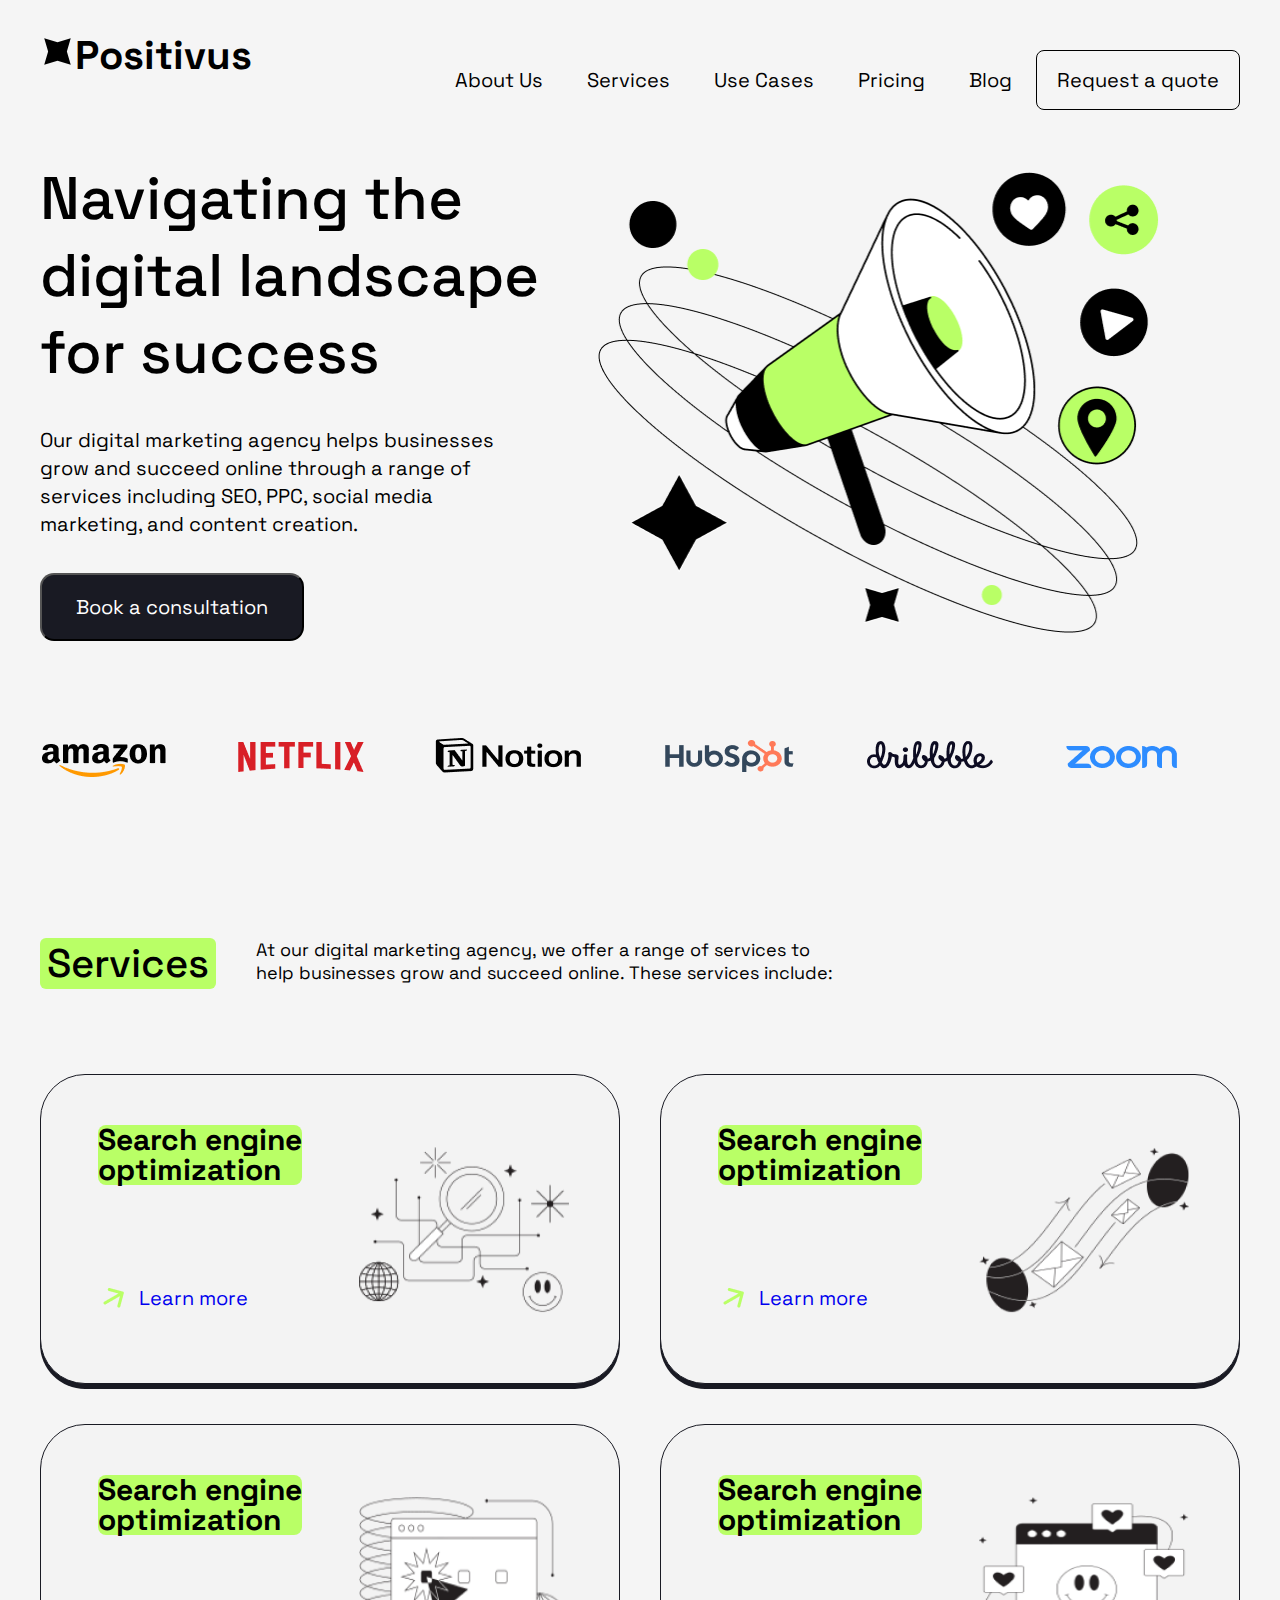
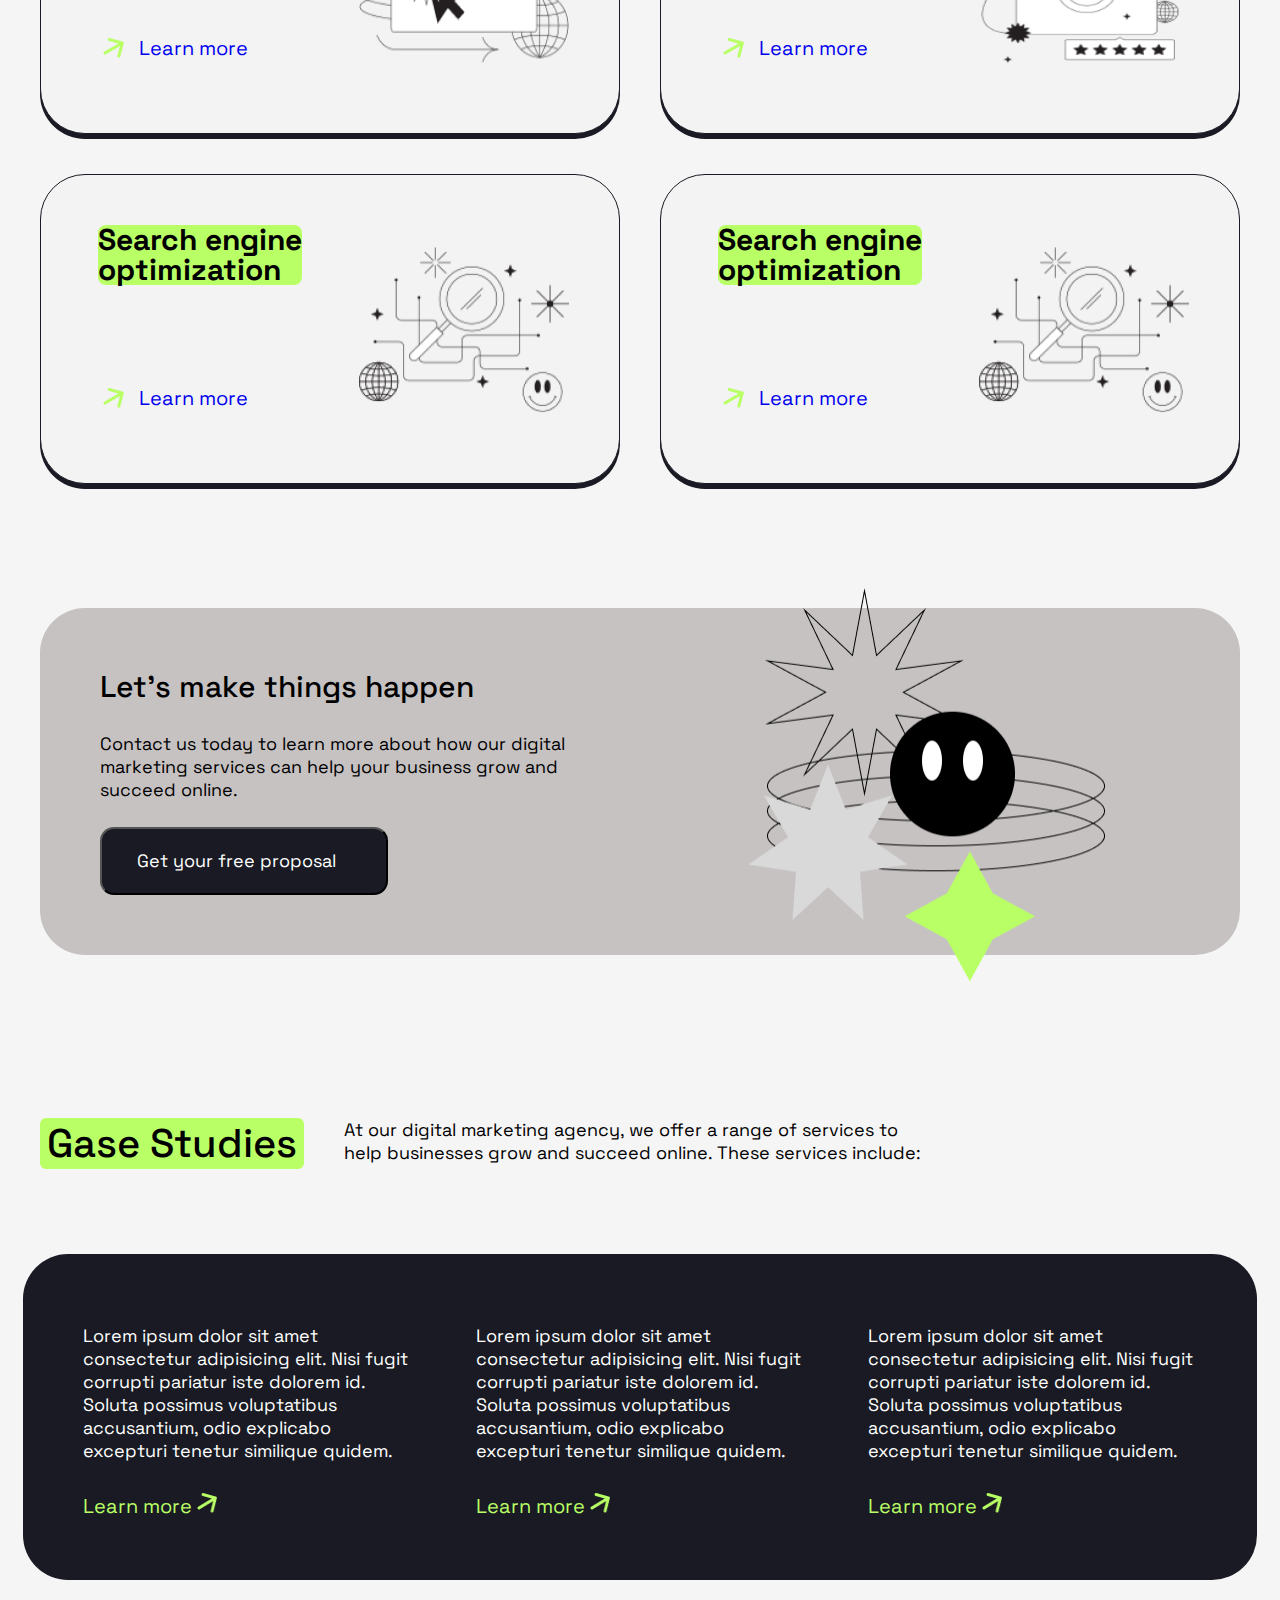
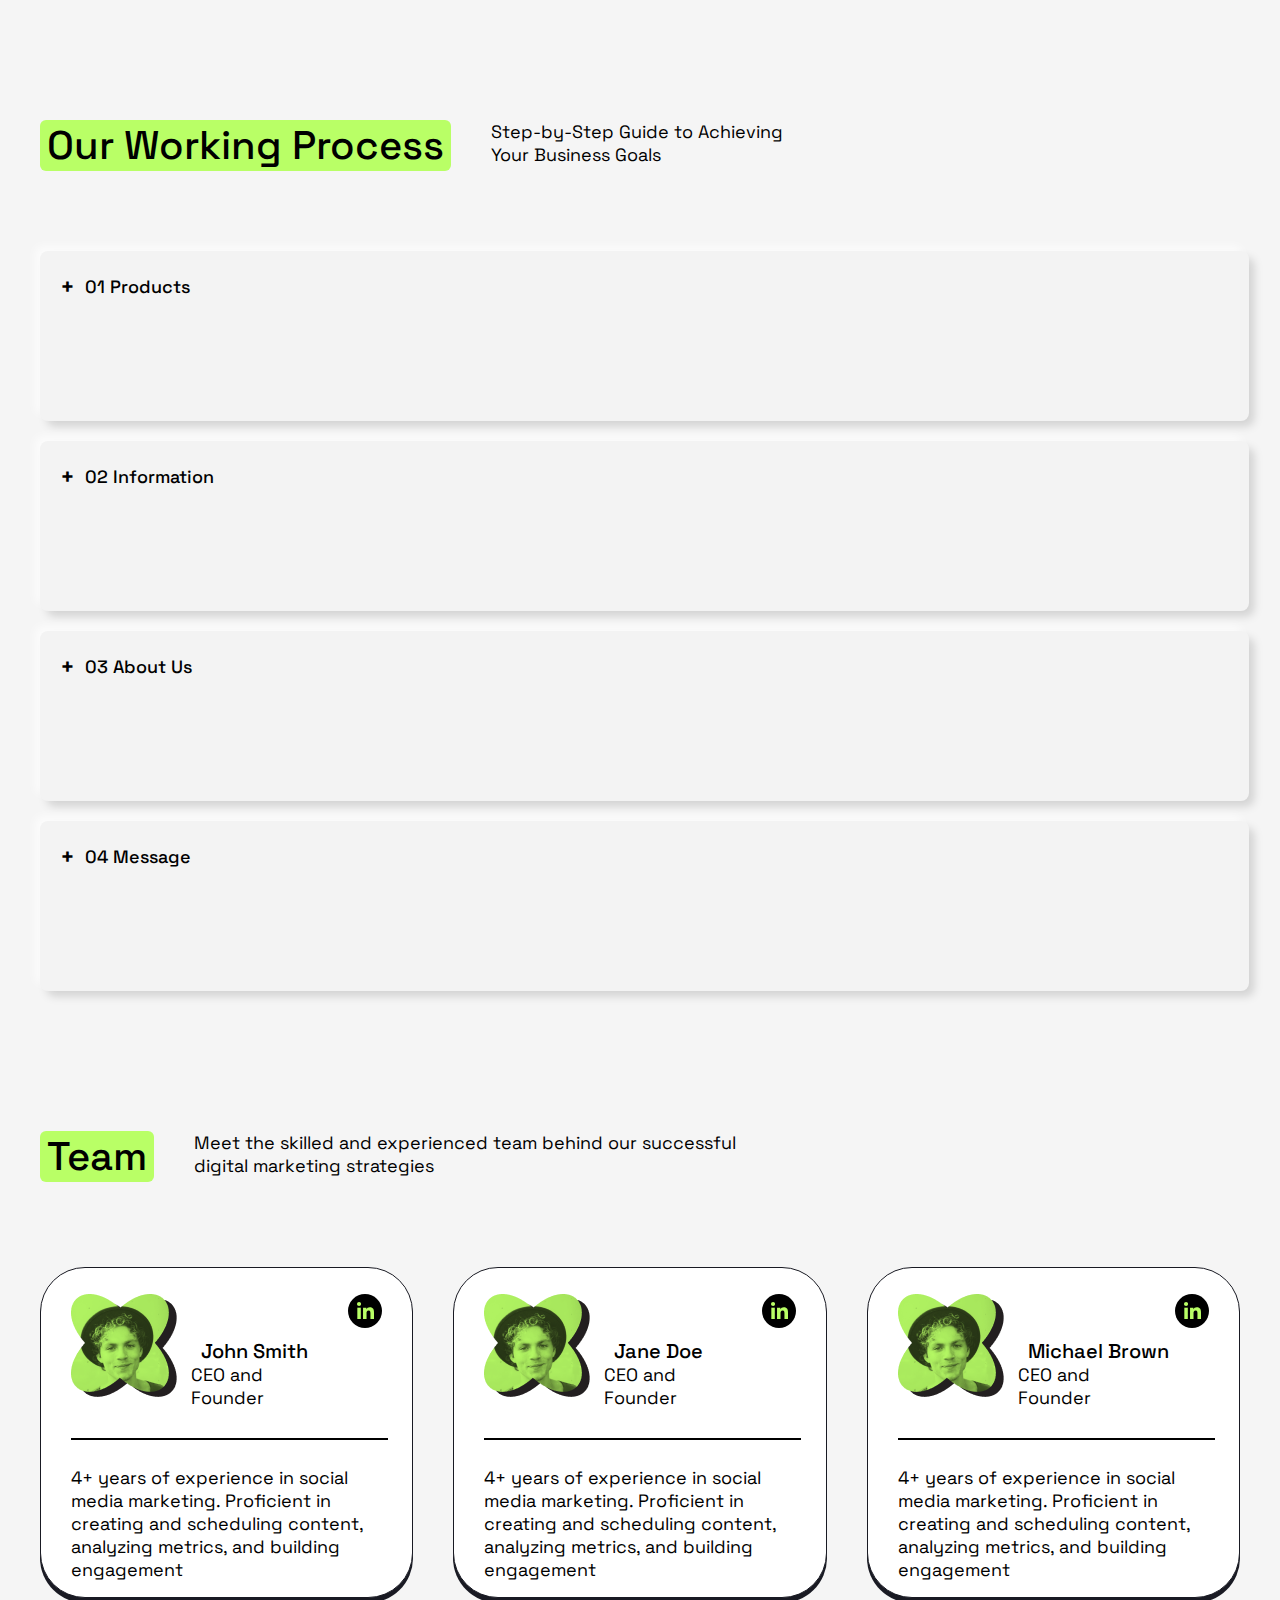
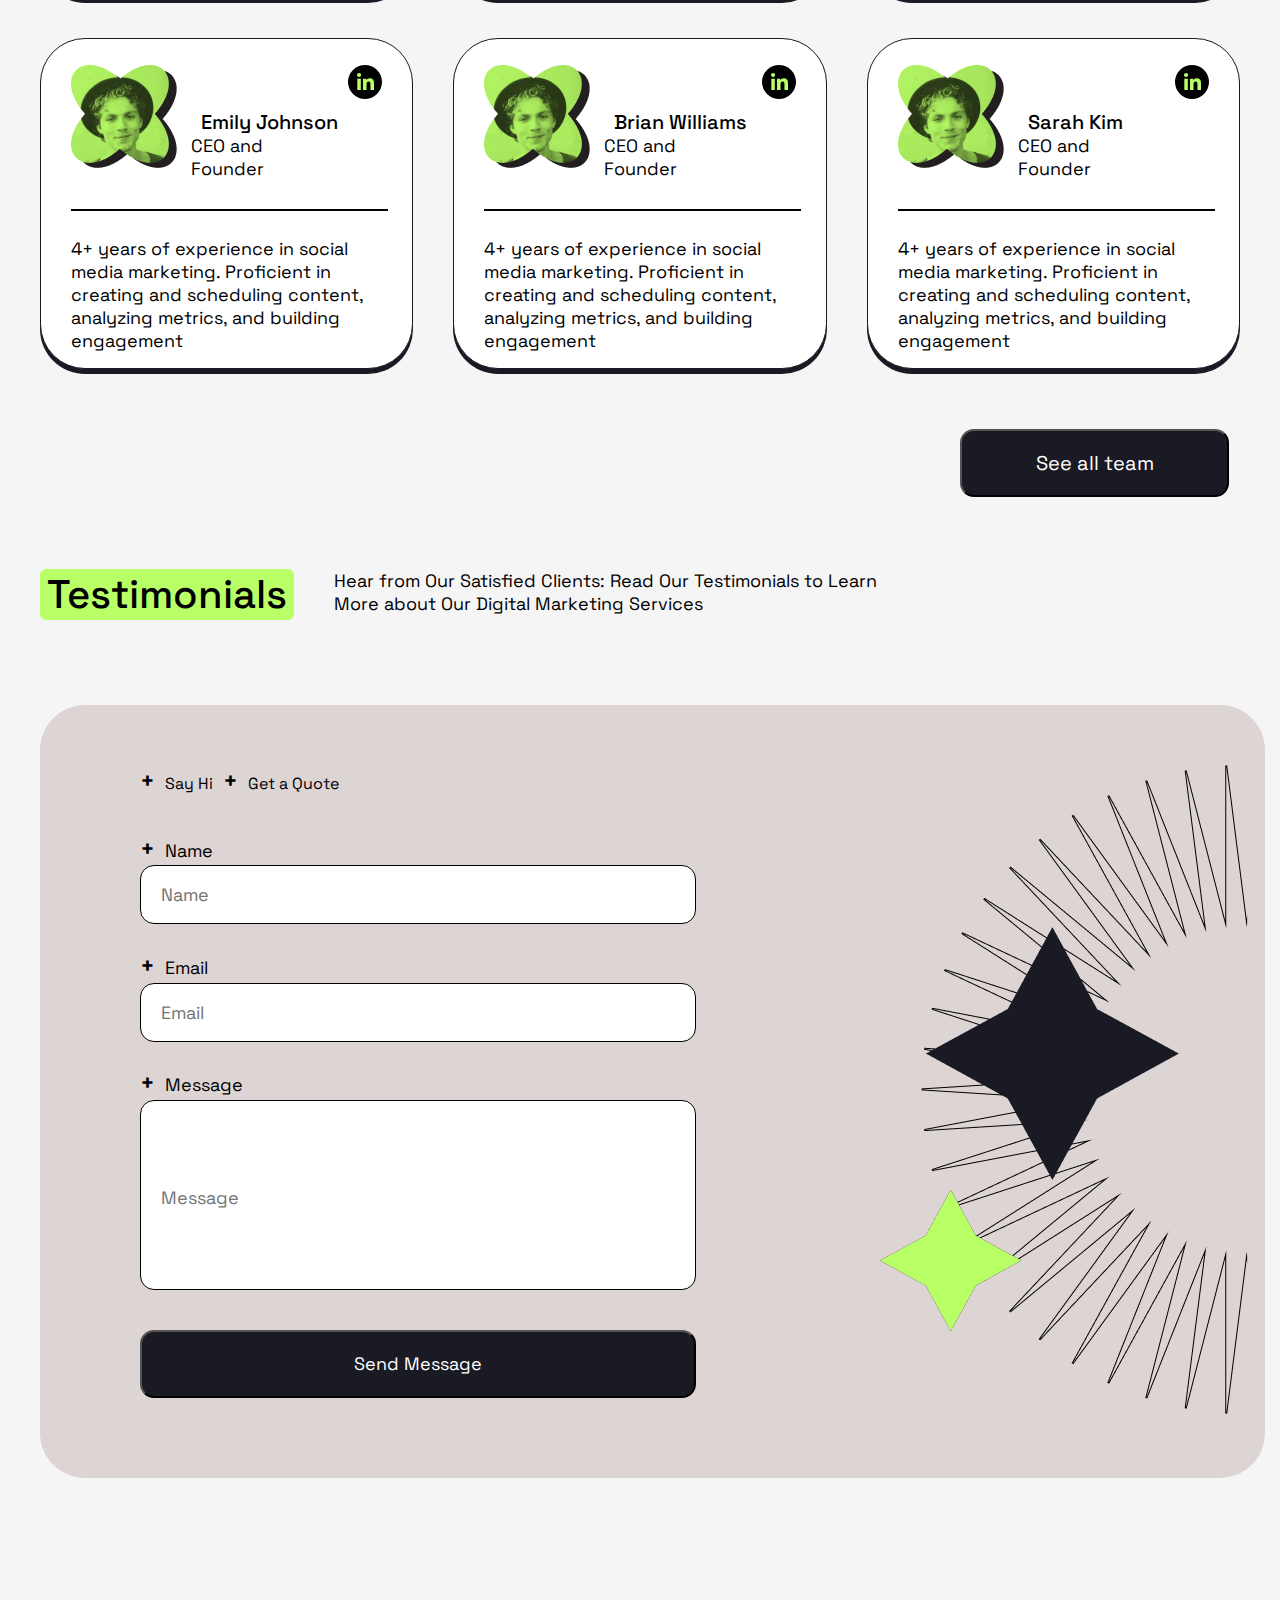
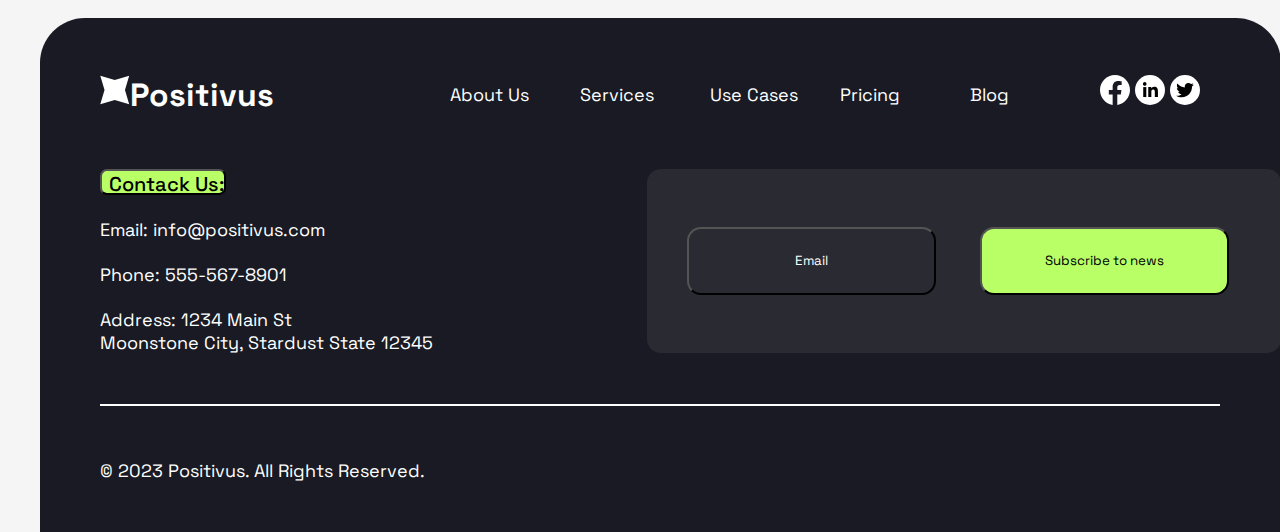
<file: index.html>
<!DOCTYPE html>
<html lang="en">

<head>
    <meta charset="UTF-8">
    <meta http-equiv="X-UA-Compatible" content="IE=edge">
    <meta name="viewport" content="width=device-width, initial-scale=1.0">
    <title>Document</title>
    <link rel="stylesheet" href="main.css">
</head>

<body>
    <div id="main">
        <!-- header qismi -->

        <div id="header">
            <div class="container">

                <div class="header-logo">
                    <a href="#"><img src="./images/logo.svg" alt=""></a>
                    <a href="#">
                        <h1>Positivus</h1>
                    </a>
                </div>
                <div class="navbar">
                    <ul id="menuList">
                        <li><a href="#1">About Us</a></li>
                        <li><a href="#1">Services</a></li>
                        <li><a href="#1">Use Cases</a></li>
                        <li><a href="#1">Pricing</a></li>
                        <li><a href="#1">Blog</a></li>
                        <li><a href="#1">Request a quote</a></li>
                    </ul>
                </div>

                <img src="./images/menu-icon.svg" class="menu-icon" onclick="togglemenu()">



            </div>


        </div>
        <div class="container">
            <div class="middle">
                <div class="middle-left">
                    <h1>Navigating the digital landscape for success</h1>
                    <p>Our digital marketing agency helps businesses grow and succeed online through a range of services
                        including SEO, PPC, social media marketing, and content creation.</p>
                    <button>Book a consultation</button>
                </div>
                <div class="middle-right">
                    <img src="./images/music-photo.png" alt="music-photo">
                </div>
            </div>
        </div>
        <div class="container">
            <div class="com-logos">
                <table>
                    <tr>
                        <td><img src="./images/amazon.png" alt="amazon"></td>
                        <td><img src="./images/netflix.png" alt="netflix"></td>
                        <td><img src="./images/notion.png" alt="notion"> </td>
                        <td><img src="./images/hubspot.png" alt="hubspot"></td>
                        <td><img src="./images/irribble.png" alt="irribble"></td>
                        <td><img src="./images/zoom.png" alt="zoom"></td>
                    </tr>
                </table>
                   
                
            </div>
        </div>
    </div>



    <section id="middle-content">
        <div class="container">
            <a href="#1"><button>Services</button></a>
            <p>At our digital marketing agency, we offer a range of services to help businesses grow and succeed online.
                These services include:</p>
        </div>
    </section>

    <!-- Ikkinchi section -->

    <section id="div-two">
        <div class="container">
            <div class="div-first">
                <div class="content-left">
                    <h1>Search engine <br>
                        optimization
                    </h1>
                    <a href="#1"><img src="./images/arrow.png" alt="arrow"> Learn more </a>
                    <img src="./images/tokyo.png" alt="tokyo" class="tokyo">
                </div>
                <div class="content-right">
                    <h1>Search engine <br>
                        optimization
                    </h1>
                    <a href="#1"><img src="./images/arrow.png" alt="arrow"> Learn more </a>
                    <img src="./images/dehli.png" alt="tokyo" class="tokyo">
                </div>
            </div>
            <div class="div-first">
                <div class="second-left">
                    <h1>Search engine <br>
                        optimization
                    </h1>
                    <a href="#1"><img src="./images/arrow.png" alt="arrow"> Learn more </a>
                    <img src="./images/pekin.png" alt="tokyo" class="tokyo">
                </div>
                <div class="second-right">
                    <h1>Search engine <br>
                        optimization
                    </h1>
                    <a href="#1"><img src="./images/arrow.png" alt="arrow"> Learn more </a>
                    <img src="./images/seul.png" alt="tokyo" class="tokyo">
                </div>
            </div>
            <div class="div-second">
                <div class="pastki-left">
                    <h1>Search engine <br>
                        optimization
                    </h1>
                    <a href="#1"><img src="./images/arrow.png" alt="arrow"> Learn more </a>
                    <img src="./images/tokyo.png" alt="tokyo" class="tokyo">
                </div>
                <div class="pastki-right">
                    <h1>Search engine <br>
                        optimization
                    </h1>
                    <a href="#1"><img src="./images/arrow.png" alt="arrow"> Learn more </a>
                    <img src="./images/tokyo.png" alt="tokyo" class="tokyo">
                </div>
            </div>
        </div>

    </section>



     <!-- uchinchi section -->
        
    <div id="div-three">
        <div class="container">
            <div class="back-color">
                <h1>Let’s make things happen</h1>
                <p>Contact us today to learn more about how our digital marketing services can help your business grow
                    and succeed online.</p>
                <button>Get your free proposal</button>
                <img src="./images/smile.png" alt="Illustration">

            </div>
        </div>
    </div>


    
   

    <section class="gase-studies">
        <div class="container">
            <a href="#1"><button>Gase Studies</button></a>
            <p>At our digital marketing agency, we offer a range of services to help businesses grow and succeed online.
                These services include:</p>
        </div>
    </section>


    <div id="data3-qator">
        <div class="container">
            <div class="takror">
                <p>Lorem ipsum dolor sit amet consectetur adipisicing elit. Nisi fugit corrupti pariatur iste dolorem
                    id. Soluta possimus voluptatibus accusantium, odio explicabo excepturi tenetur similique quidem.</p>
                <a href="#1">Learn more <img src="./images/arrow.png" alt="arrow"></a>
            </div>
            <div class="takror">
                <p>Lorem ipsum dolor sit amet consectetur adipisicing elit. Nisi fugit corrupti pariatur iste dolorem
                    id. Soluta possimus voluptatibus accusantium, odio explicabo excepturi tenetur similique quidem.</p>
                <a href="#1">Learn more <img src="./images/arrow.png" alt="arrow"></a>
            </div>
            <div class="takror">
                <p>Lorem ipsum dolor sit amet consectetur adipisicing elit. Nisi fugit corrupti pariatur iste dolorem
                    id. Soluta possimus voluptatibus accusantium, odio explicabo excepturi tenetur similique quidem.</p>
                <a href="#1">Learn more <img src="./images/arrow.png" alt="arrow"></a>
            </div>
        </div>
    </div>


 

    <section id="our-working">
        <div class="container">
            <a href="#1"><button>Our Working Process </button></a>
            <p>Step-by-Step Guide to Achieving <br> Your Business Goals</p>
        </div>
    </section>



    <section id="accardion">
        <div class="container">
            <ul class="accardion-child">
                <li>
                    <input type="radio" name="accardion" id="first">
                    <label for="first">01 Products</label>
                    <div class="content">
                        <p>Lorem ipsum dolor sit amet, consectetur adipisicing elit. Ullam velit
                            obcaecati incidunt minima ut. Sint nisi dicta ipsum laudantium sequi recusandae
                            ullam assumenda, odit nesciunt explicabo maiores natus officia doloribus magnam similique
                            provident tenetur sed.
                            Lorem ipsum dolor sit amet consectetur adipisicing elit. Temporibus, corrupti. Lorem ipsum
                            dolor sit amet consectetur adipisicing elit. Esse, suscipit. Lorem, ipsum dolor sit amet
                            consectetur adipisicing elit. Optio praesentium, aliquid voluptatibus itaque sed
                            perspiciatis?
                        </p>
                    </div>
                </li>
                <li>
                    <input type="radio" name="accardion" id="second">
                    <label for="second">02 Information</label>
                    <div class="content">
                        <p>Lorem ipsum dolor sit amet, consectetur adipisicing elit. Ullam velit
                            obcaecati incidunt minima ut. Sint nisi dicta ipsum laudantium sequi recusandae
                            ullam assumenda, odit nesciunt explicabo maiores natus officia doloribus magnam similique
                            provident tenetur sed.
                            Lorem, ipsum dolor sit amet consectetur adipisicing elit. Consequatur, a! Lorem, ipsum dolor
                            sit amet consectetur adipisicing elit. Quis, obcaecati? Lorem ipsum, dolor sit amet
                            consectetur adipisicing elit. Ratione eos quas labore harum sequi possimus?
                        </p>
                    </div>
                </li>
                <li>
                    <input type="radio" name="accardion" id="uchinchi">
                    <label for="uchinchi">03 About Us</label>
                    <div class="content">
                        <p>Lorem ipsum dolor sit amet, consectetur adipisicing elit. Ullam velit
                            obcaecati incidunt minima ut. Sint nisi dicta ipsum laudantium sequi recusandae
                            ullam assumenda, odit nesciunt explicabo maiores natus officia doloribus magnam similique
                            provident tenetur sed.
                            Lorem ipsum dolor sit amet consectetur adipisicing elit. Modi, corrupti? Lorem ipsum dolor
                            sit amet consectetur adipisicing elit. Tempore, expedita. Lorem ipsum dolor sit amet
                            consectetur adipisicing elit. Repellat, numquam sunt iure quas qui enim!
                        </p>
                    </div>
                </li>
                <li>
                    <input type="radio" name="accardion" id="turtinchi">
                    <label for="turtinchi">04 Message</label>
                    <div class="content">
                        <p>Lorem ipsum dolor sit amet, consectetur adipisicing elit. Ullam velit
                            Lorem ipsum dolor sit amet consectetur adipisicing elit. Dolore aliquam culpa reiciendis,
                            optio ut commodi.
                            obcaecati incidunt minima ut. Sint nisi dicta ipsum laudantium sequi recusandae
                            ullam assumenda, odit nesciunt explicabo maiores natus officia doloribus magnam similique
                            provident tenetur sed.
                            Lorem ipsum dolor sit amet consectetur adipisicing elit. Rem, Lorem ipsum dolor sit, amet
                            consectetur adipisicing elit. Ad, impedit.
                        </p>
                    </div>
                </li>
            </ul>


        </div>
    </section>




    <section id="our-working">
        <div class="container">
            <a href="#1"><button>Team</button></a>
            <p>Meet the skilled and experienced team behind our successful digital marketing strategies</p>
        </div>
    </section>




    <section id="section-3-2">
        <div class="container">
            <div class="sec-3-2-in">
                <div>
                    <img src="./images/Picture.png" alt="woman" class="picture">
                    <img src="./images/Social icon.svg" alt="social" class="social-icon">
                    <h4>John Smith</h4>
                    <p class="para-1">CEO and Founder</p>
                    <hr>
                    <p class="para-2">4+ years of experience in social media marketing. Proficient in creating and
                        scheduling content, analyzing metrics, and building engagement</p>
                </div>
                <div>
                    <img src="./images/Picture.png" alt="Picture" class="picture">
                    <img src="./images/Social icon.svg" alt="social" class="social-icon">
                    <h4>Jane Doe</h4>
                    <p class="para-1">CEO and Founder</p>
                    <hr>
                    <p class="para-2">4+ years of experience in social media marketing. Proficient in creating and
                        scheduling content, analyzing metrics, and building engagement</p>

                </div>
                <div>
                    <img src="./images/Picture.png" alt="Picture" class="picture">
                    <img src="./images/Social icon.svg" alt="social" class="social-icon">
                    <h4>Michael Brown</h4>
                    <p class="para-1">CEO and Founder</p>
                    <hr>
                    <p class="para-2">4+ years of experience in social media marketing. Proficient in creating and
                        scheduling content, analyzing metrics, and building engagement</p>

                </div>
            </div>
            <div class="sec-3-2-in-2">
                <div>
                    <img src="./images/Picture.png" alt="Picture" class="picture">
                    <img src="./images/Social icon.svg" alt="social" class="social-icon">
                    <h4>Emily Johnson</h4>
                    <p class="para-1">CEO and Founder</p>
                    <hr>
                    <p class="para-2">4+ years of experience in social media marketing. Proficient in creating and
                        scheduling content, analyzing metrics, and building engagement</p>

                </div>
                <div>
                    <img src="./images/Picture.png" alt="Picture" class="picture">
                    <img src="./images/Social icon.svg" alt="social" class="social-icon">
                    <h4>Brian Williams</h4>
                    <p class="para-1">CEO and Founder</p>
                    <hr>
                    <p class="para-2">4+ years of experience in social media marketing. Proficient in creating and
                        scheduling content, analyzing metrics, and building engagement</p>

                </div>
                <div>
                    <img src="./images/Picture.png" alt="Picture" class="picture">
                    <img src="./images/Social icon.svg" alt="social" class="social-icon">
                    <h4>Sarah Kim</h4>
                    <p class="para-1">CEO and Founder</p>
                    <hr>
                    <p class="para-2">4+ years of experience in social media marketing. Proficient in creating and
                        scheduling content, analyzing metrics, and building engagement</p>

                </div>
            </div>
        </div>
    </section>



    <div id="section-btn">
           <div class="container">
                <input type="submit" value="See all team">
           </div>
    </div>



    
    <section id="our-working">
        <div class="container">
            <a href="#1"><button>Testimonials</button></a>
            <p>Hear from Our Satisfied Clients: Read Our Testimonials to Learn More about Our Digital Marketing Services</p>
        </div>
    </section>

 
    <section id="object">
          <div class="container">
            <div class="objeck-child">
                <input type="radio" name="getty" id="say" class="say">
                <label for="getty">Say Hi</label>
                <input type="radio" name="getty" id="say" class="say">
                <label for="getty">Get a Quote</label> <br>

                <label for="text" class="name">Name</label> 
                <input type="text" id="text" placeholder="Name">
                 
                <label for="email" class="email">Email</label>
                <input type="email" id="email" placeholder="Email">

                <label for="message" class="message">Message</label>
                <input type="textarea" id="message" placeholder="Message">

                <input type="submit" id="btn-bot" value="Send Message">

                <img src="./images/moon-1.png" alt="moon">

            </div>
          </div>
    </section>

    <section id="bottom-div">
        <div class="container">
            <div class="bottom-child">
                <div class="bot-head">
                    <div class="bot-logo">
                        <a href="#"><img src="./images/bot-icon.svg" alt=""></a>
                        <a href="#">
                            <h1>Positivus</h1>
                        </a>
                    </div>
                    <div class="bot-nav">
                        <ul>
                            <li><a href="#1">About Us</a></li>
                            <li><a href="#1">Services</a></li>
                            <li><a href="#1">Use Cases</a></li>
                            <li><a href="#1">Pricing</a></li>
                            <li><a href="#1">Blog</a></li>
                        </ul>
                    </div>
                    <img src="./images/face-icon.svg" alt="face" class="bottom-ic">
                    <img src="./images/tvitter.svg" alt="face" class="bottom-ico">
                    <img src="./images/linkedlin.svg" alt="face" class="bottom-i">
    
    
                </div>

                <div class="bot-middle">
                    <div class="com-data">
                        <input type="submit" value="Contack Us:">
                        <p>Email: info@positivus.com</p>
                        <p>Phone: 555-567-8901</p>
                        <p>Address: 1234 Main St <br>
                            Moonstone City, Stardust State 12345</p>
                    </div>
                    <div class="nomsiz">
                          <input type="submit" value="Email" class="nomsiz-1">
                          <input type="submit" value="Subscribe to news" class="nomsiz-2">
                    </div>
                </div>
                <hr>
                <p class="copy">&copy; 2023 Positivus. All Rights Reserved.</p> 

            </div>
        </div>
    </section>







    <script>
        var menuList = document.getElementById("menuList");

        menuList.style.maxHeight = "0px";
        function togglemenu(){
            if(menuList.style.maxHeight = "0px")
            {
                menuList.style.maxHeight = "130px";
            }
            else
            {
                menuList.style.maxHeight = "0px";
            }

        }
    </script>
    
    
 


</body>

</html>
</file>
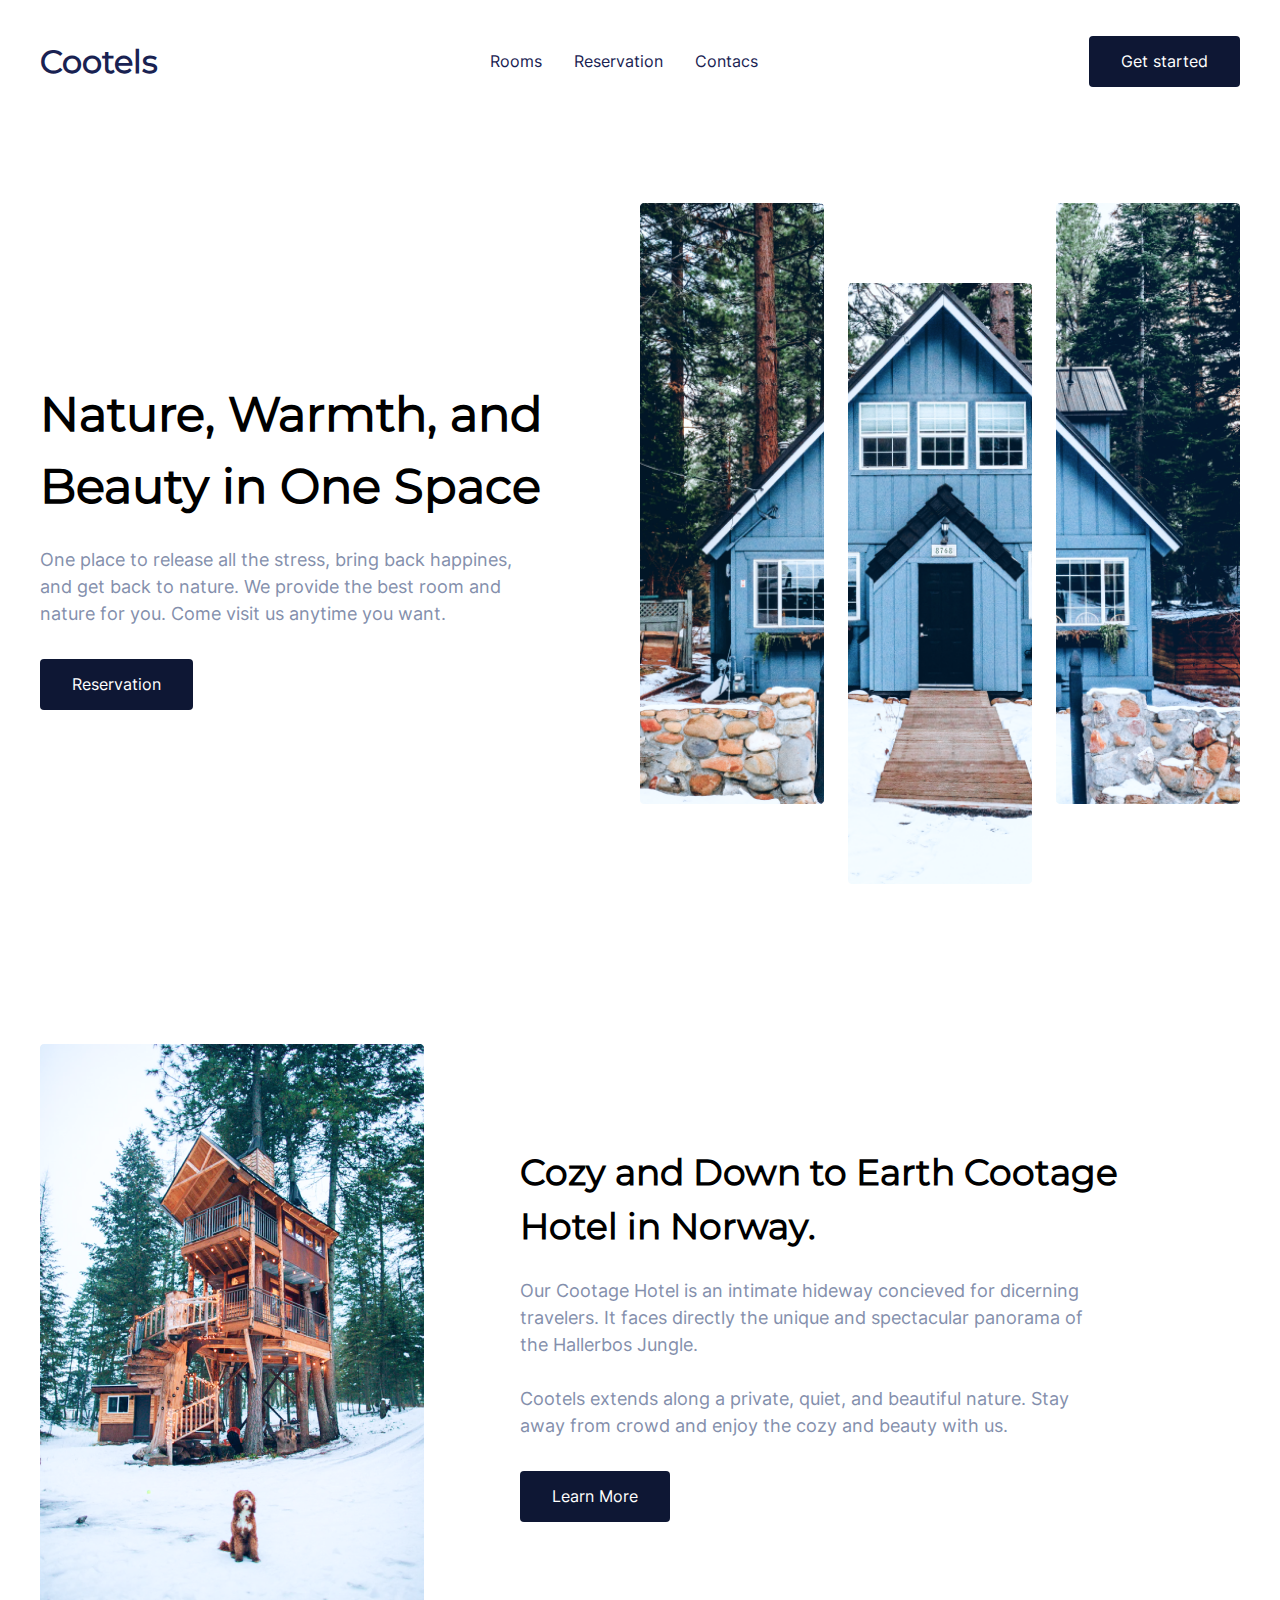
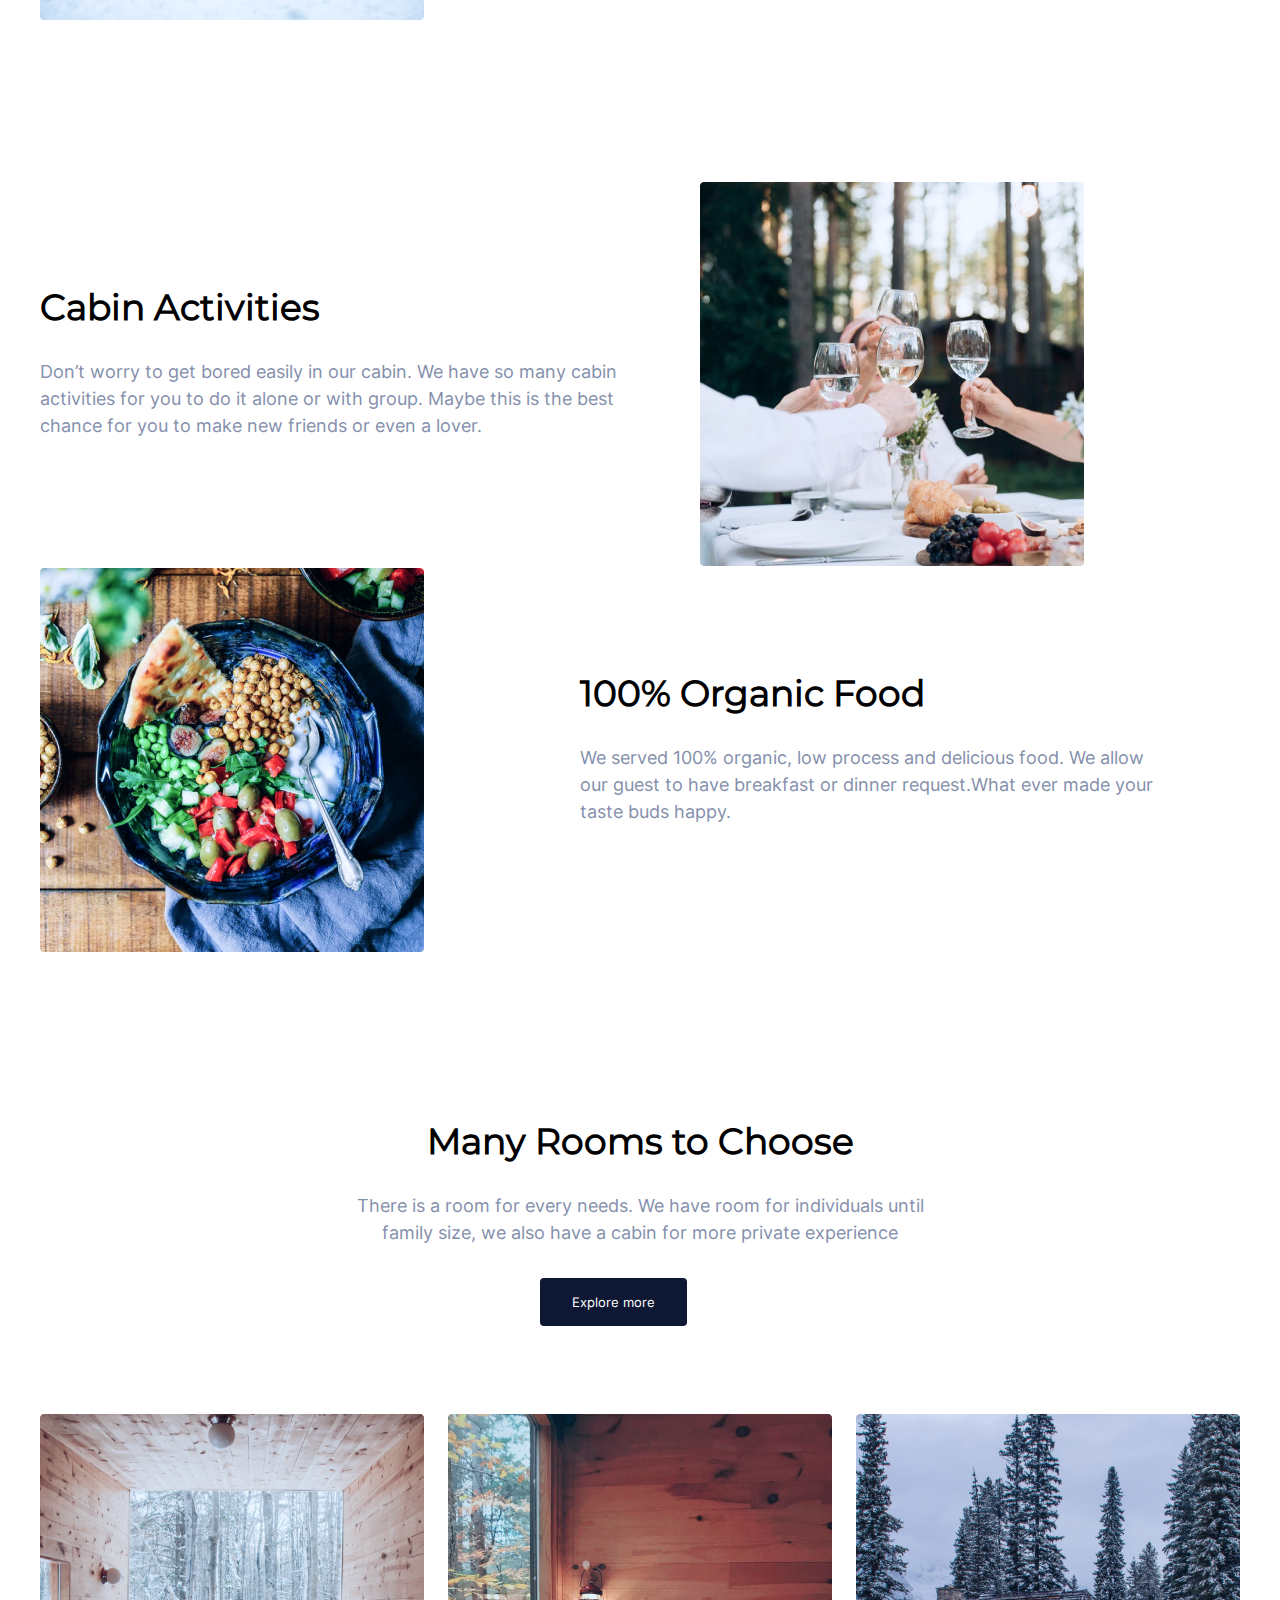
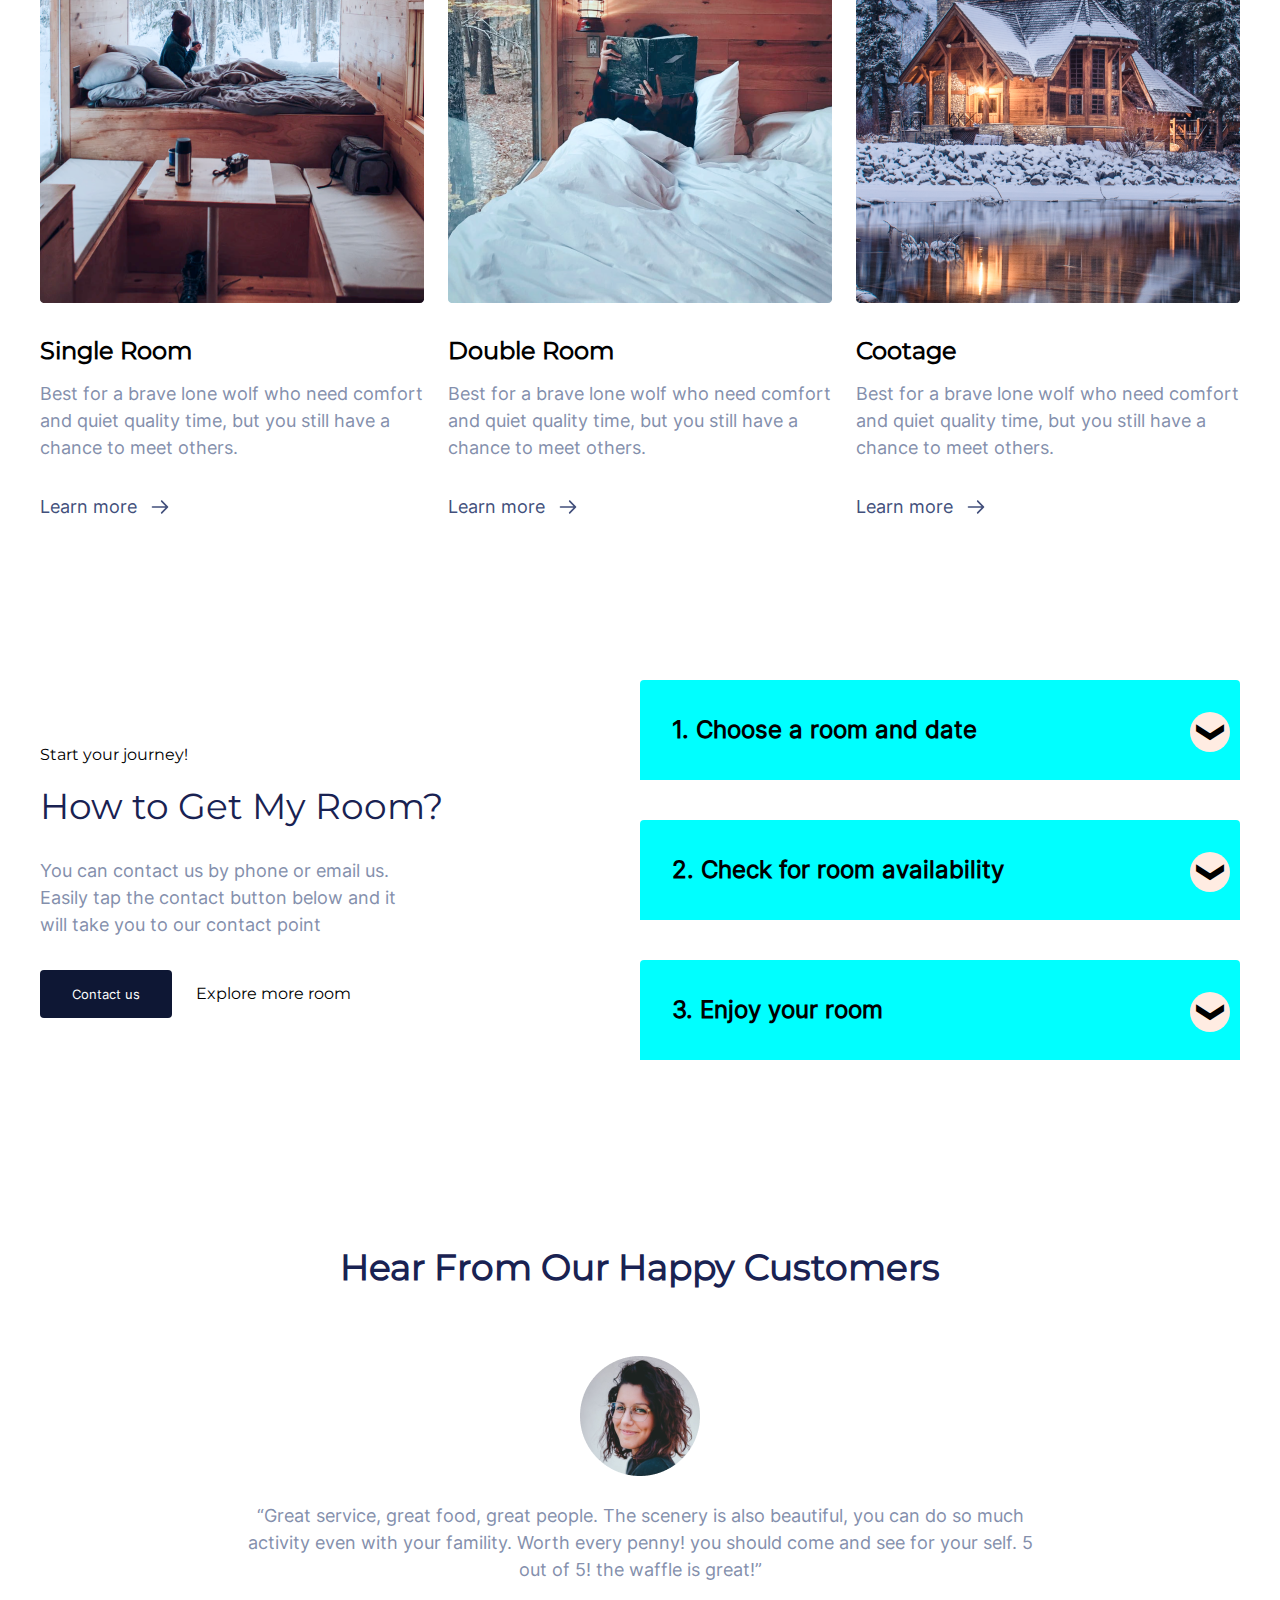
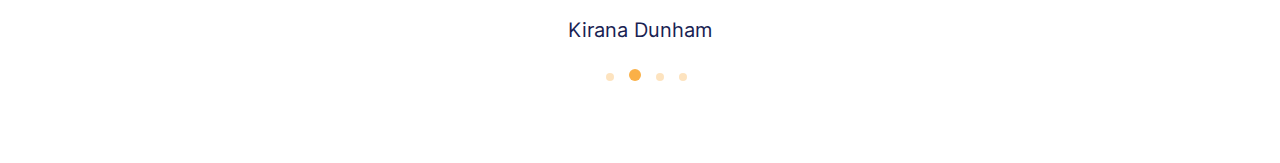
<file: cootels/index.html>
<!DOCTYPE html>
<html lang="en">

<head>
  <meta charset="UTF-8" />
  <meta name="viewport" content="width=device-width, initial-scale=1.0" />
  <link rel="stylesheet" href="./css/main.min.css" />
  <title>Cootels</title>
</head>

<body>
  <nav>
    <div class="container">
      <div class="nav">
        <div class="nav__logo">Cootels</div>
        <ul class="nav__menu">
          <li><a href="#">Rooms</a></li>
          <li><a href="#">Reservation</a></li>
          <li><a href="#">Contacs</a></li>
        </ul>
        <div class="nav__btn">
          <button>Get started</button>
        </div>
      </div>
    </div>
  </nav>
  <header>
    <div class="container">
      <div class="hero">
        <div class="hero__info">
          <h1>
            Nature, Warmth, and <br />
            Beauty in One Space
          </h1>
          <p>
            One place to release all the stress, bring back happines,<br />
            and get back to nature. We provide the best room and <br />
            nature for you. Come visit us anytime you want.
          </p>
          <button>Reservation</button>
        </div>
        <div class="hero__img">
          <img src="./img/home-1.png" alt="home-1" />
          <img src="./img/home-2.png" alt="home-2" />
          <img src="./img/home-3.png" alt="home-3" />
        </div>
      </div>
    </div>
  </header>
  <section>
    <div class="container">
      <div class="hotel">
        <div class="hotel__img">
          <img src="./img/cozy.png" alt="cozy" loading="lazy">
        </div>
        <div class="hotel__about">
          <h1>Cozy and Down to Earth Cootage<br> Hotel in Norway.</h1>
          <p>Our Cootage Hotel is an intimate hideway concieved for dicerning<br> travelers. It faces directly the
            unique
            and spectacular panorama of<br> the Hallerbos Jungle. <br><br>
            Cootels extends along a private, quiet, and beautiful nature. Stay<br> away from crowd and enjoy the cozy
            and
            beauty with us.
          </p>
          <button>Learn More</button>
        </div>
      </div>
    </div>
  </section>
  <section>
    <div class="container">
      <div class="cabin-food">
        <div class="cabin-food__first">
          <div class="cabin-food__about">
            <h2 class="cabin-food__h2">Cabin Activities</h2>
            <p class="cabin-food__parag">
              Don’t worry to get bored easily in our cabin. We have so many cabin<br> activities for you to do it alone
              or
              with group. Maybe this is the best<br> chance for you to make new friends or even a lover.
            </p>
          </div>
          <div class="cabin-food__img">
            <img src="./img/cabin.png" alt="cabin" loading="lazy">
          </div>
        </div>
        <div class="cabin-food__second">
          <div class="cabin-food__img">
            <img src="./img/food.png" alt="food" loading="lazy">
          </div>
          <div class="cabin-food__about">
            <h2 class="cabin-food__h2">100% Organic Food</h2>
            <p class="cabin-food__parag">We served 100% organic, low process and delicious food. We allow<br> our guest
              to have breakfast or dinner request.What ever made your<br> taste buds happy.</p>
          </div>
        </div>
      </div>
    </div>
  </section>
  <section>
    <div class="container">
      <div class="rooms">
        <h1>Many Rooms to Choose</h1>
        <p class="rooms__main-parag">There is a room for every needs. We have room for individuals until<br> family
          size, we also have a cabin for
          more private experience</p>
        <button>Explore more</button>
        <div class="rooms__box">
          <div class="rooms__card">
            <img src="./img/rooms/room-1.png" alt="room" loading="lazy">
            <h2 class="rooms__h2">Single Room</h2>
            <p class="rooms__parag">Best for a brave lone wolf who need comfort<br> and quiet quality time, but you
              still have a<br> chance to meet others.</p>
            <div class="rooms__link">
              <a href="#1">Learn more</a>
              <img src="./img/icons/arrow.svg" alt="arrow" loading="lazy">
            </div>
          </div>
          <div class="rooms__card">
            <img src="./img/rooms/room-2.png" alt="room" loading="lazy">
            <h2 class="rooms__h2">Double Room</h2>
            <p class="rooms__parag">Best for a brave lone wolf who need comfort<br> and quiet quality time, but you
              still have a<br> chance to meet others.</p>
            <div class="rooms__link">
              <a href="#1">Learn more</a>
              <img src="./img/icons/arrow.svg" alt="arrow" loading="lazy">
            </div>
          </div>
          <div class="rooms__card">
            <img src="./img/rooms/room-3.png" alt="room" loading="lazy">
            <h2 class="rooms__h2">Cootage</h2>
            <p class="rooms__parag">Best for a brave lone wolf who need comfort<br> and quiet quality time, but you
              still have a<br> chance to meet others.</p>
            <div class="rooms__link">
              <a href="#1">Learn more</a>
              <img src="./img/icons/arrow.svg" alt="arrow" loading="lazy">
            </div>
          </div>
        </div>
      </div>
    </div>
  </section>
  <section>
    <div class="container">
      <div class="contact">
        <div class="contact__left">
          <h2>Start your journey!</h2>
          <h1>How to Get My Room?</h1>
          <p>You can contact us by phone or email us.<br> Easily tap the contact button below and it<br> will take you
            to our
            contact point</p>
          <div>
            <button>Contact us</button>
            <h2>Explore more room</h2>
          </div>
        </div>
        <div class="contact__right">
          <div class="contact__box">
            <div class="contact__label">1. Choose a room and date</div>
            <div class="contact__content">
              <p>Contact us via phone or email, ask for availability of you <br> choice of room. We might offer you
                something exciting.</p>
            </div>
          </div>
          <div class="contact__box contact__mart">
            <div class="contact__label">2. Check for room availability</div>
            <div class="contact__content">
              <p>Contact us via phone or email, ask for availability of you <br> choice of room. We might offer you
                something exciting.</p>
            </div>
          </div>
          <div class="contact__box contact__mart">
            <div class="contact__label">3. Enjoy your room</div>
            <div class="contact__content">
              <p>Contact us via phone or email, ask for availability of you <br> choice of room. We might offer you
                something exciting.</p>
            </div>
          </div>
        </div>
      </div>
    </div>
  </section>
  <section>
    <div class="container">
      <div class="testimonial">
        <h1>Hear From Our Happy Customers</h1>
        <img src="./img/user.png" alt="user" loading="lazy">
        <p>“Great service, great food, great people. The scenery is also beautiful, you can do so much <br> activity even
          with your famility. Worth every penny! you should come and see for your self. 5 <br> out of 5! the waffle is
          great!”</p>
        <h2>Kirana Dunham</h2>
        <div class="testimonial__imgs">
          <img src="./img/circle-2.svg" alt="circle" loading="lazy">
          <img src="./img/circle-1.svg" alt="circle" loading="lazy">
          <img src="./img/circle-2.svg" alt="circle" loading="lazy">
          <img src="./img/circle-2.svg" alt="circle" loading="lazy">
        </div>
      </div>
    </div>
  </section>




  <script>
    const contact__right = document.getElementsByClassName('contact__box');
    for (i = 0; i < contact__right.length; i++) {
      contact__right[i].addEventListener('click', function () {
        this.classList.toggle('active')
      })
    }
  </script>
</body>

</html>
</file>
<file: main.css>
/* universal code lar */

* {
    padding: 0;
    margin: 0;
    box-sizing: border-box;
    list-style: none;
    text-decoration: none;
    font-family: 'Space Grotesk';
}

#header {
    margin-top: 30px;
}

.header-logo a img {
    width: 35.25px;
    height: 35.25px;
}

body {
    background: #F5F5F5;
}

.container {
    width: 1200px;
    margin: 0 auto;
}

.container .middle {
    display: flex;
    margin-top: 90px;
}

.container .middle .middle-right img {
    width: 600.46px;
    height: 515px;
}

.middle-left {
    width: 531px;
    height: 231px;
    display: inline;
}

.middle-left h1 {
    width: 531px;
    height: 231px;
    font-weight: 500;
    font-size: 60px;
    line-height: 77px;

    color: #000000;
    margin-bottom: 35px;
}

.middle-left p {
    width: 498px;
    height: 112px;

    font-family: 'Space Grotesk';
    font-style: normal;
    font-weight: 400;
    font-size: 20px;
    line-height: 28px;
    margin-bottom: 35px;
    /* or 140% */


    color: #000000;
}

.middle-left button {
    width: 264px;
    height: 68px;
    margin-bottom: 116px;

    /* Dark */

    background: #191A23;
    border-radius: 14px;
    font-weight: 400;
    font-size: 20px;
    line-height: 28px;
    /* identical to box height, or 140% */

    text-align: center;

    color: #FFFFFF;
}

.container .com-logos table {
    justify-content: space-between;
    width: 100%;
    margin-top: 50px;
}

/* 
.container .com-logos div {
    width: 220px;
} */

#header .container {
    display: flex;
    justify-content: space-between;
    align-items: center;
}

#header .container .header-logo h1 {
    width: 170.62px;

    height: 28.56px;
    font-size: 40px;
    color: #000000;

}

#header .container .header-logo img {
    padding-top: 8px;
    width: 35, 25px;
    height: 35, 25px;
}

@font-face {
    font-family: 'Space Grotesk';
    src: url('./SpaceGrotesk-VariableFont_wght.ttf');
}


#header .container .header-logo {
    display: flex;
}

#header .container .navbar ul li {
    display: inline;
}

#header .container .navbar ul li a {
    padding: 15px 20px;
    display: inline-block;
    font-size: 20px;
    line-height: 28px;
    /* identical to box height, or 140% */


    color: #000000;
}



#header .container .navbar ul li a:hover {
    color: coral;

}

#header .container .navbar ul li:last-child a {
    border: 1px solid #000;
    color: #000;
    border-radius: 8px;
}

#header .container .navbar ul li:last-child a:hover {
    background-color: bisque;
    color: red;
}



/* div-2 section */



#main {
    margin-bottom: 151px;
}

#middle-content .container {
    display: flex;
    flex-direction: row;
}

#middle-content .container a button {

    font-family: 'Space Grotesk';
    font-style: normal;
    font-weight: 500;
    font-size: 40px;
    line-height: 51px;
    /* identical to box height */


    color: #000000;
    background: #B9FF66;
    border: 0;
    padding: 0 7px;
    border-radius: 6px;
    margin-right: 40px;

}

#middle-content p {
    width: 580px;
    height: 46px;

    /* p */

    font-family: 'Space Grotesk';
    font-style: normal;
    font-weight: 400;
    font-size: 18px;
    line-height: 23px;

    color: #000000;
}

#middle-content {
    margin-bottom: 85px;
}


#div-two .container .div-first,
.div-second {
    display: flex;
    gap: 40px;
}

#div-two .container .div-first {
    margin-bottom: 40px;
}


#div-two .container .div-first div {
    box-sizing: border-box;

    /* Auto layout */

    display: flex;
    flex-direction: row;
    justify-content: space-between;
    align-items: center;
    padding: 50px;
    gap: 77px;

    width: 600px;
    height: 310px;

    /* Grey */

    background: #F3F3F3;
    /* Dark */

    border: 1px solid #191A23;
    box-shadow: 0px 5px 0px #191A23;
    border-radius: 45px;

}

#div-two .container .div-second div {
    box-sizing: border-box;

    /* Auto layout */

    display: flex;
    flex-direction: row;
    justify-content: space-between;
    align-items: center;
    padding: 50px;
    gap: 77px;

    width: 600px;
    height: 310px;

    /* Grey */

    background: #F3F3F3;
    /* Dark */

    border: 1px solid #191A23;
    box-shadow: 0px 5px 0px #191A23;
    border-radius: 45px;

}

.div-first .content-left {
    box-sizing: border-box;
    position: relative;
    line-height: 30px;
    background-color: red;
}

.content-left h1 {
    font-size: 30px;
    position: absolute;
    top: 50px;
    left: 57px;
    background-color: #B9FF66;
    border-radius: 8px;

}

.content-left a {
    position: absolute;
    left: 62px;
    bottom: 65px;
    display: flex;
    flex-direction: row;
    align-items: center;
    padding: 0px;
    gap: 15px;

    width: 164px;
    height: 41px;
    font-size: 20px;



}


.content-right {
    box-sizing: border-box;
    position: relative;
    line-height: 30px;
    background: #B9FF66;
}

.second-left {
    box-sizing: border-box;
    position: relative;
    line-height: 30px;

}

.second-right {
    box-sizing: border-box;
    position: relative;
    line-height: 30px;
}

.pastki-left {
    box-sizing: border-box;
    position: relative;
    line-height: 30px;
}

.pastki-right {
    box-sizing: border-box;
    position: relative;
    line-height: 30px;
}

.content-right h1 {
    font-size: 30px;
    position: absolute;
    top: 50px;
    left: 57px;
    background-color: #B9FF66;
    border-radius: 8px;

}

.second-left h1 {
    font-size: 30px;
    position: absolute;
    top: 50px;
    left: 57px;
    background-color: #B9FF66;
    border-radius: 8px;

}

.second-right h1 {
    font-size: 30px;
    position: absolute;
    top: 50px;
    left: 57px;
    background-color: #B9FF66;
    border-radius: 8px;

}

.pastki-left h1 {
    font-size: 30px;
    position: absolute;
    top: 50px;
    left: 57px;
    background-color: #B9FF66;
    border-radius: 8px;

}

.pastki-right h1 {
    font-size: 30px;
    position: absolute;
    top: 50px;
    left: 57px;
    background-color: #B9FF66;
    border-radius: 8px;

}

.content-right a {
    position: absolute;
    left: 62px;
    bottom: 65px;
    display: flex;
    flex-direction: row;
    align-items: center;
    padding: 0px;
    gap: 15px;

    width: 164px;
    height: 41px;
    font-size: 20px;



}

.second-left a {
    position: absolute;
    left: 62px;
    bottom: 65px;
    display: flex;
    flex-direction: row;
    align-items: center;
    padding: 0px;
    gap: 15px;

    width: 164px;
    height: 41px;
    font-size: 20px;



}

.second-right a {
    position: absolute;
    left: 62px;
    bottom: 65px;
    display: flex;
    flex-direction: row;
    align-items: center;
    padding: 0px;
    gap: 15px;

    width: 164px;
    height: 41px;
    font-size: 20px;



}

.pastki-left a {
    position: absolute;
    left: 62px;
    bottom: 65px;
    display: flex;
    flex-direction: row;
    align-items: center;
    padding: 0px;
    gap: 15px;

    width: 164px;
    height: 41px;
    font-size: 20px;



}

.pastki-right a {
    position: absolute;
    left: 62px;
    bottom: 65px;
    display: flex;
    flex-direction: row;
    align-items: center;
    padding: 0px;
    gap: 15px;

    width: 164px;
    height: 41px;
    font-size: 20px;



}


.tokyo {
    position: absolute;
    top: 72px;
    right: 50px;
    width: 210px;
    height: 166.05px;
}

#div-two {
    margin-bottom: 123.5px;
}



#div-three .back-color {
    box-sizing: border-box;
    position: relative;
    border-radius: 45px;
    height: 347px;
    background-color: #c6c2c2;
}

.back-color h1 {
    position: absolute;
    top: 60px;
    left: 60px;
    width: 500px;
    height: 38px;

    /* h3 */

    font-family: 'Space Grotesk';
    font-style: normal;
    font-weight: 500;
    font-size: 30px;
    line-height: 38px;

    color: #000000;
    box-sizing: border-box;
}

.back-color p {
    width: 500px;
    height: 69px;

    /* p */

    font-family: 'Space Grotesk';
    font-style: normal;
    font-weight: 400;
    font-size: 18px;
    line-height: 23px;

    color: #000000;
    position: absolute;
    left: 60px;
    top: 124px;
    box-sizing: border-box;
}


.back-color img {
    margin-top: -20px;
    position: absolute;
    width: 359px;
    height: 394.27px;
    transform: matrix(-1, 0, 0, 1, 0, 0);
    right: 135px;
    box-sizing: border-box;
}

.back-color button {
    display: flex;
    flex-direction: row;
    align-items: flex-start;
    padding: 20px 35px;
    gap: 10px;

    width: 288px;
    height: 68px;

    /* Dark */

    background: #191A23;
    border-radius: 14px;
    color: #fff;
    position: absolute;
    left: 60px;
    top: 219px;
    font-size: 18px;
    text-align: center;

}





.gase-studies .container {
    display: flex;
    flex-direction: row;
}

.gase-studies .container a button {

    font-family: 'Space Grotesk';
    font-style: normal;
    font-weight: 500;
    font-size: 40px;
    line-height: 51px;
    /* identical to box height */


    color: #000000;
    background: #B9FF66;
    border: 0;
    padding: 0 7px;
    border-radius: 6px;
    margin-right: 40px;

}

.gase-studies p {
    width: 580px;
    height: 46px;

    /* p */

    font-family: 'Space Grotesk';
    font-style: normal;
    font-weight: 400;
    font-size: 18px;
    line-height: 23px;

    color: #000000;
}

.gase-studies {
    margin-top: 163px;
}

#data3-qator .container {
    display: flex;
    display: flex;
    flex-direction: row;
    align-items: flex-start;
    padding: 70px 60px;
    gap: 64px;

    width: 1234px;
    height: 326px;

    /* Dark */

    background: #191A23;
    border-radius: 45px;
    margin-top: 85px;
}

#data3-qator .container .takror p {
    font-weight: 400;
    font-size: 18px;
    line-height: 23px;

    color: #FFFFFF;
}

#data3-qator .container .takror a {

    position: absolute;
    height: 0px;


    /* Green */
    color: #B9FF66;

    background: #B9FF66;
    margin-top: 30px;
    font-size: 20px;
    line-height: 28px;
}

#data3-qator .container .takror a img {
    width: 20px;
    height: 20px;
}

#data3-qator {
    margin-bottom: 140px;
}




#our-working .container {
    display: flex;
    flex-direction: row;
}

#our-working .container a button {

    font-family: 'Space Grotesk';
    font-style: normal;
    font-weight: 500;
    font-size: 40px;
    line-height: 51px;
    /* identical to box height */


    color: #000000;
    background: #B9FF66;
    border: 0;
    padding: 0 7px;
    border-radius: 6px;
    margin-right: 40px;

}

#our-working p {
    width: 580px;
    height: 46px;

    /* p */

    font-family: 'Space Grotesk';
    font-style: normal;
    font-weight: 400;
    font-size: 18px;
    line-height: 23px;

    color: #000000;
}





















#accardion {
    margin-top: 80px;
    margin-bottom: 140px;
}



.accardion-child {
    margin: 0 auto;
    width: 1234px;

}

.accardion-child li {
    list-style: none;
    width: 98%;
    height: 170px;
    margin: 20px 0;
    padding: 10px;
    border-radius: 8px;
    background-color: #F3F3F3;
    box-shadow: 6px 6px 10px -1px rgba(0, 0, 0, 0.15),
        -6px -6px 10px -1px rgba(255, 255, 255, 0.7);
}


.accardion-child li label {
    display: flex;
    align-items: center;
    padding: 10px;
    font-size: 18px;
    padding: 10px;
    font-weight: 500;
    cursor: pointer;
}

input[type="radio"] {
    display: none;
}

label::before {
    content: '+';
    margin-right: 10px;
    font-size: 24px;
    font-weight: 600;
}

.accardion-child .content {
    color: #555;
    padding: 0 10px;
    line-height: 26px;
    max-height: 0;
    overflow: hidden;
    transition: max-height 0.5s, padding 0.5s;
}

.accardion-child input[type="radio"]:checked+label+.content {
    max-height: 400px;
    padding: 10px 10px 20px;
}

.accardion-child input[type="radio"]:checked+label::before {
    content: '-';
}





#section-3-2 {
    margin-top: 85px;
    margin-bottom: 60px;
}

#section-3-2 .container {
    gap: 40px;
}

#section-3-2 .sec-3-2-in {
    display: flex;
    gap: 40px;
}


#section-3-2 .sec-3-2-in-2 {
    display: flex;
    gap: 40px;
    margin-top: 40px;
}

#section-3-2 .sec-3-2-in-2 div {
    width: 387px;
    height: 331px;
    position: relative;
    background: #FFFFFF;
    border: 1px solid #191A23;
    box-shadow: 0px 5px 0px #191A23;
    border-radius: 45px;
}

#section-3-2 .sec-3-2-in div {
    width: 387px;
    height: 331px;
    position: relative;
    background: #FFFFFF;
    border: 1px solid #191A23;
    box-shadow: 0px 5px 0px #191A23;
    border-radius: 45px;
}

#section-3-2 .sec-3-2-in div .picture {
    position: absolute;
    left: 30px;
    top: 26px;
}

#section-3-2 .sec-3-2-in-2 div .picture {
    position: absolute;
    left: 30px;
    top: 26px;
}

#section-3-2 .sec-3-2-in div .social-icon {
    width: 34px;
    height: 34px;
    position: absolute;
    top: 26px;
    right: 30px;
}

#section-3-2 .sec-3-2-in-2 div .social-icon {
    width: 34px;
    height: 34px;
    position: absolute;
    top: 26px;
    right: 30px;
}

#section-3-2 .sec-3-2-in div h4 {
    position: absolute;
    width: 160px;
    height: 26px;
    left: 160px;
    top: 70px;

    /* h4 */

    font-family: 'Space Grotesk';
    font-style: normal;
    font-weight: 500;
    font-size: 20px;
    line-height: 26px;
    /* identical to box height */


    color: #000000;

}


#section-3-2 .sec-3-2-in-2 div h4 {
    position: absolute;
    width: 160px;
    height: 26px;
    left: 160px;
    top: 70px;
    line-height: 26px;

    /* h4 */

    font-family: 'Space Grotesk';
    font-style: normal;
    font-weight: 500;
    font-size: 20px;
    /* identical to box height */


    color: #000000;

}

#section-3-2 .sec-3-2-in-2 div .para-1 {
    position: absolute;
    width: 148px;
    height: 23px;
    left: 150px;
    top: 95px;

    /* p */

    font-family: 'Space Grotesk';
    font-style: normal;
    font-weight: 400;
    font-size: 18px;
    line-height: 23px;
    /* identical to box height */


    color: #000000;

}


#section-3-2 .sec-3-2-in div .para-1 {
    position: absolute;
    width: 148px;
    height: 23px;
    left: 150px;
    top: 95px;

    /* p */

    font-family: 'Space Grotesk';
    font-style: normal;
    font-weight: 400;
    font-size: 18px;
    line-height: 23px;
    /* identical to box height */


    color: #000000;

}

#section-3-2 .sec-3-2-in div hr {
    width: 317px;
    height: 0px;

    border: 1px solid #000000;
    position: absolute;
    top: 170px;
    left: 30px;

}

#section-3-2 .sec-3-2-in-2 div hr {
    width: 317px;
    height: 0px;
    position: absolute;
    top: 170px;
    left: 30px;

    border: 1px solid #000000;
}

#section-3-2 .sec-3-2-in div .para-2 {
    width: 317px;
    height: 115px;

    /* p */

    font-family: 'Space Grotesk';
    font-style: normal;
    font-weight: 400;
    font-size: 18px;
    line-height: 23px;

    color: #000000;
    position: absolute;
    top: 198px;
    left: 30px;

}

#section-3-2 .sec-3-2-in-2 div .para-2 {
    width: 317px;
    height: 115px;

    /* p */
    position: absolute;
    top: 198px;
    left: 30px;
    font-family: 'Space Grotesk';
    font-style: normal;
    font-weight: 400;
    font-size: 18px;
    line-height: 23px;

    color: #000000;

}


#section-btn {
    position: relative;
    margin-bottom: 200px;
}



#section-btn .container input {
    width: 269px;
    height: 68px;
    background: #191A23;
    border-radius: 14px;
    font-family: 'Space Grotesk';
    font-style: normal;
    font-weight: 400;
    font-size: 20px;
    line-height: 28px;
    text-align: center;
    color: #FFFFFF;
    position: absolute;
    left: 960px;
    top: 0;
}



#object {
    margin-top: 85px;
    margin-bottom: 140px;
}

#object .container .objeck-child label {
    list-style: none;
}


#object .container .objeck-child {
    display: flex;
    flex-direction: row;
    align-items: flex-start;
    padding: 60px 100px 80px;
    gap: 10px;
    box-sizing: border-box;
    width: 1225px;
    height: 773px;
    position: relative;
    background: #ddd4d4;
    border-radius: 45px;
}

#object .container .objeck-child .say {
    width: 28px;
    height: 28px;
    left: 0px;
    top: 0px;

    background: #red;
    border: 1px solid #000000;
}


#object .container .objeck-child #text {
    width: 556px;
    box-sizing: border-box;
    position: absolute;
    top: 160px;
    height: 59px;

    background: #FFFFFF;
    border: 1px solid #000000;
    border-radius: 14px;
    padding-left: 20px;
    font-size: 18px;


}

.objeck-child .name {
    position: absolute;
    top: 128px;
    left: 100px;
    font-size: 18px;

}

#object .container .objeck-child #email {
    width: 556px;
    box-sizing: border-box;
    position: absolute;
    top: 278px;
    height: 59px;

    background: #FFFFFF;
    border: 1px solid #000000;
    border-radius: 14px;
    padding-left: 20px;
    font-size: 18px;
}



.objeck-child .email {
    position: absolute;
    top: 245px;
    left: 100px;
    font-size: 18px;

}

#object .container .objeck-child #message {
    width: 556px;
    position: absolute;
    left: 100px;
    top: 395px;
    height: 190px;
    font-size: 18px;
    padding-left: 20px;
    padding-top: 5px;
    background: #FFFFFF;
    border: 1px solid #000000;
    border-radius: 14px;
    padding-left: 20px;
}


.objeck-child .message {
    position: absolute;
    top: 362px;
    left: 100px;
    font-size: 18px;

}

#object .container .objeck-child #btn-bot {
    width: 556px;
    justify-content: center;
    align-items: center;
    padding: 20px 35px;
    gap: 10px;

    width: 556px;
    height: 68px;
    background: #191A23;
    border-radius: 14px;
    color: #fff;
    position: absolute;
    left: 100px;
    bottom: 80px;
    font-size: 18px;
    line-height: 10px;
}



#object .container .objeck-child img {
    position: absolute;
    left: 840px;
    flex: none;
    order: 1;
    flex-grow: 0;
}



#bottom-div .bottom-child {
    background: #191A23;
    border-radius: 45px 45px 0px 0px;
    width: 1241px;
    height: 514px;
    position: relative;
}

#bottom-div .bottom-child .bot-head {
    display: flex;
    position: absolute;
    left: 60px;
    top: 57px;
}

#bottom-div .bottom-child .bot-head .bot-logo {
    display: flex;
    color: #fff;
}

#bottom-div .bottom-child .bot-head .bot-nav ul {
    float: right;
    display: flex;
    color: #fff;
    position: absolute;
    top: 8px;
    left: 350px;
    gap: 40px;

}

#bottom-div .bottom-child .bot-head .bot-nav ul li {
    width: 90px;
    top: 57px;
}

#bottom-div .bottom-child .bot-head .bot-nav ul li a {
    font-size: 18px;
    color: #fff;
}

#bottom-div .bottom-child .bot-head .bot-logo a {
    color: #fff;
}

#bottom-div .bottom-child .bot-head .bottom-ic {
    position: absolute;
    left: 1000px;
}

#bottom-div .bottom-child .bot-head .bottom-i {
    position: absolute;
    left: 1035px;
}

#bottom-div .bottom-child .bot-head .bottom-ico {
    position: absolute;
    left: 1070px;
}

.bot-middle {
    display: flex;
}

.bot-middle .com-data {
    position: absolute;
    top: 151px;
    left: 60px;


}

.bot-middle .com-data input {
    width: 126px;
    height: 26px;

    /* h4 */

    font-family: 'Space Grotesk';
    font-style: normal;
    font-weight: 500;
    font-size: 20px;
    line-height: 26px;
    /* identical to box height */

    background-color: #B9FF66;
    color: #000000;
    padding: 0px 7px;
    border-radius: 7px;

}

.bot-middle .com-data p {
    color: #fff;
    font-weight: 400;
    font-size: 18px;
    line-height: 23px;
    margin-top: 22px;
}

.bot-middle .nomsiz {
    width: 634px;
    height: 184px;
    background: #292A32;
    border-radius: 14px;
    position: absolute;
    right: 0;
    top: 151px;

}

.bot-middle .nomsiz .nomsiz-1,
.nomsiz-2 {
    width: 249px;
    height: 68px;
    margin-left: 40px;
    margin-top: 58px;
    border-radius: 14px;
}

.bot-middle .nomsiz .nomsiz-1 {
    background: #292A32;
    color: #fff;
    padding-left: 0px;
}

.bot-middle .nomsiz .nomsiz-2 {
    background-color: #B9FF66;
}

.bottom-child hr {
    position: absolute;
    top: 386px;
    left: 60px;
    width: 1120px;
    height: 0px;

    border: 1px solid #FFFFFF;
}


.bottom-child .copy {
    position: absolute;
    bottom: 50px;
    left: 60px;
    color: #fff;
    font-size: 18px;
}



.menu-icon {
    display: none;
}




/* responsives */


@media screen and (max-width: 450px) {
       .navbar ul {
        width: 450px;
        background: #B9FF66;
        position: absolute;
        top: 75px;
        right: 0;
        z-index: 2;
        transform: translateX(20px);
       }

       .navbar ul li {
        display: block;
        margin-top: 10px;
        margin-bottom: 10px;
        color: #fff;
       }

       .navbar ul li a {
        color: #fff;
       }

       .menu-icon {
        display: block;
        position: absolute;
        left: 406px;
       }

       .middle {
        display: block;
        flex-wrap: wrap;
       }

       .middle-left {
        display: block;
        flex-wrap: wrap;
       }

       .middle-left h1 {
        transform: translateX(20px);
        font-size: 43px;
        font-weight: 500;
        line-height: 55px;
        flex-wrap: wrap;
        width: 390px;
       }


       .middle-right img {
          width: 100px;
          height: 200px;
          /* margin-left: -550px; */
          transform: translateX(-550px);
          margin-top: 150px;
       }
       .middle-left p {
        margin-top: 400px;
        transform: translateX(20px);
       }
}
</file>
<file: cootels/css/main.min.css>
﻿@font-face{font-family:montserrat;src:url("../fonts/Montserrat-Regular.ttf")}@font-face{font-family:inter;src:url("../fonts/Inter-Regular.ttf")}*,*::before,*::after{margin:0;padding:0;box-sizing:border-box;font-family:inter}html{font-size:62.5%}a{text-decoration:none;display:inline-block}ul{list-style:none}button{border:none;cursor:pointer}.container{max-width:120rem;margin:0 auto}.nav{display:flex;align-items:center;justify-content:space-between;padding:3.6rem 0px}.nav__logo{font-size:3.2rem;font-weight:600;line-height:3.9rem;font-family:montserrat;color:#192252}.nav__menu{display:flex;align-items:center;justify-content:flex-start;gap:3.2rem;font-size:1.6rem;font-weight:500;line-height:1.9rem}.nav__menu a{color:#192252}.nav__btn button{font-size:1.6rem;font-weight:500;line-height:1.9rem;padding:1.6rem 3.2rem;border-radius:.4rem;background-color:#0e1734;color:#fff}.hero{display:flex;align-items:center;justify-content:flex-start;padding:8rem 0}.hero__info{width:50%}.hero__info h1{font-size:4.8rem;font-weight:600;line-height:7.2rem;font-family:"Montserrat"}.hero__info p{margin:2.4rem 0 3.2rem 0;font-size:1.8rem;font-weight:400;line-height:2.7rem;color:#848fac}.hero__info button{padding:1.6rem 3.2rem;border-radius:.4rem;background-color:#0e1734;color:#fff;font-size:1.6rem;font-weight:500;line-height:1.9rem}.hero__img{width:50%;display:flex;align-items:center;justify-content:flex-start;gap:2.4rem;align-items:start}.hero__img img{width:100%}.hero__img img:nth-child(2){padding-top:8rem}.hotel{display:flex;align-items:center;justify-content:flex-start;padding:8rem 0}.hotel__img{width:40%}.hotel__about{width:60%}.hotel h1{font-size:3.6rem;font-weight:600;line-height:5.4rem;font-family:"Montserrat"}.hotel p{margin:2.4rem 0 3.2rem 0;font-size:1.8rem;font-weight:400;line-height:2.7rem;color:#848fac}.hotel button{padding:1.6rem 3.2rem;border-radius:.4rem;background-color:#0e1734;color:#fff;font-size:1.6rem;font-weight:500;line-height:1.9rem}.cabin-food{padding:8rem 0}.cabin-food__first{display:flex;align-items:center;justify-content:flex-start}.cabin-food__second{display:flex;align-items:center;justify-content:flex-start}.cabin-food__about{width:55%}.cabin-food__img{width:45%}.cabin-food__h2{font-size:3.6rem;font-weight:600;line-height:5.4rem;font-family:"Montserrat"}.cabin-food__parag{margin:2.4rem 0 3.2rem 0;font-size:1.8rem;font-weight:400;line-height:2.7rem;color:#848fac}.rooms{padding:8rem 0}.rooms h1{font-size:3.6rem;font-weight:600;line-height:5.4rem;font-family:"Montserrat";text-align:center}.rooms__main-parag{font-size:1.8rem;font-weight:400;line-height:2.7rem;font-family:"Inter";text-align:center;margin:2.4rem 0 3.2rem 0;color:#848fac}.rooms button{padding:1.6rem 3.2rem;border-radius:.4rem;background-color:#0e1734;color:#fff;margin-left:50rem;margin-bottom:8.8rem}.rooms__h2{font-size:2.4rem;font-weight:600;line-height:2.7rem;font-family:montserrat;color:#000;margin-top:3.2rem}.rooms__parag{font-size:1.8rem;font-weight:400;line-height:2.7rem;color:#848fac;font-family:inter;margin:1.6rem 0 3.2rem 0}.rooms__link{display:flex;align-items:center;justify-content:flex-start;align-items:center;gap:1.4rem}.rooms__link a{font-size:1.8rem;font-weight:400;line-height:2.7rem;font-family:inter;color:#424f7b}.rooms__box{display:flex;align-items:center;justify-content:flex-start;gap:2.4rem}.contact{padding:8rem 0;display:flex;align-items:center;justify-content:flex-start}.contact__left{width:50%}.contact__left h2{font-size:1.6rem;font-weight:500;line-height:2.4rem;font-family:montserrat}.contact__left h1{font-size:3.6rem;font-weight:500;line-height:5.4rem;font-family:montserrat;color:#192252;margin-top:1.2rem}.contact__left p{font-size:1.8rem;font-weight:400;line-height:2.7rem;font-family:inter;color:#848fac;margin:2.4rem 0 3.2rem 0}.contact__left div{gap:2.4rem;display:flex;align-items:center;justify-content:flex-start}.contact__left div button{padding:1.6rem 3.2rem;border-radius:.4rem;background-color:#0e1734;color:#fff}.contact__right{width:50%}.contact__box{width:100%;border-radius:.4rem;overflow:hidden;position:relative}.contact__mart{margin-top:2rem}.contact__label{font-size:2.4rem;font-weight:600;line-height:3.6rem;background-color:aqua;position:relative;padding:3.2rem}.contact__label::before{background:#ffece2;border-radius:50%;content:"❯";position:absolute;right:1rem;width:4rem;height:4rem;text-align:center;transition:all .35s;color:#000;transform:translateY(-50%);transform:rotate(90deg);font-size:2.7rem}.contact__content{position:relative;padding:1rem;background:#fff;height:0;transform:translateY(0.5rem)}.contact__content p{font-size:1.8rem;font-weight:400;line-height:2.7rem}.active{height:20rem;padding:1rem}.testimonial{padding:8rem 0;text-align:center}.testimonial h1{font-size:3.6rem;font-weight:600;line-height:5.4rem;font-family:montserrat;color:#192252;margin-bottom:6.2rem}.testimonial p{font-size:1.8rem;font-weight:400;line-height:2.7rem;font-family:inter;color:#848fac;margin:2.4rem 0 3.2rem 0}.testimonial h2{font-size:2rem;font-weight:500;line-height:3rem;font-family:inter;color:#192252;margin-bottom:2.4rem}.testimonial__imgs img{margin-left:1.2rem}
</file>
